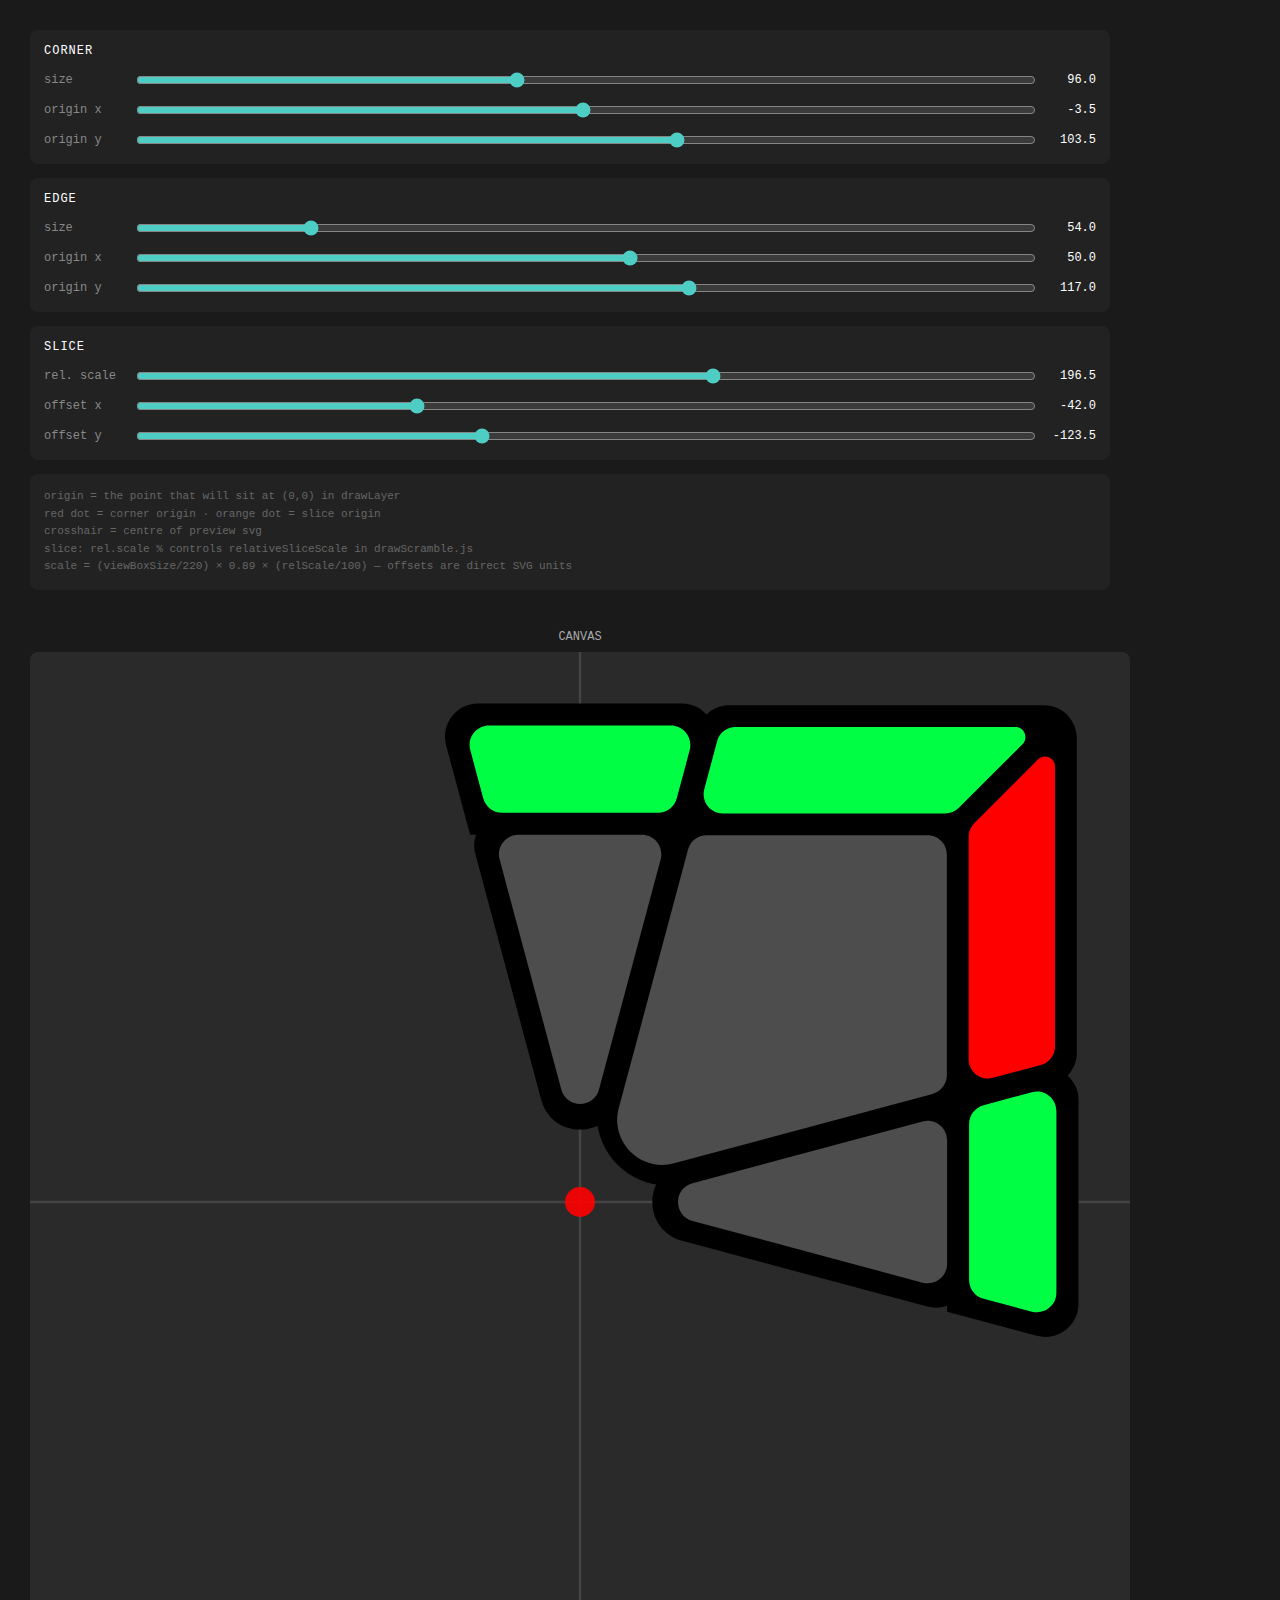
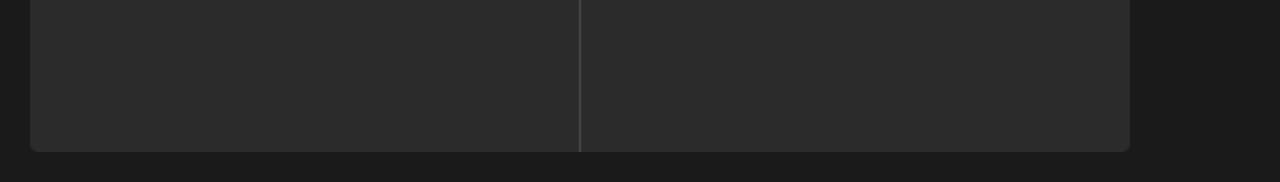
<file: alignment-test.html>
<!DOCTYPE html>
<html>
<head>
<style>
  * { box-sizing: border-box; }
  body { background: #1a1a1a; padding: 30px; font-family: monospace; color: #aaa; margin: 0; }
  .layout { display: flex; gap: 40px; align-items: flex-start; flex-wrap: wrap; }
  .controls { display: flex; flex-direction: column; gap: 14px; min-width: 280px; }
  .group { background: #222; border-radius: 8px; padding: 14px; display: flex; flex-direction: column; gap: 10px; }
  .group-title { color: #fff; font-size: 12px; text-transform: uppercase; letter-spacing: 1px; margin-bottom: 2px; }
  .row { display: flex; align-items: center; gap: 10px; }
  .row label { width: 80px; font-size: 12px; color: #888; }
  .row input[type=range] { flex: 1; accent-color: #4ecdc4; width: 900px;}
  .row span { width: 48px; text-align: right; font-size: 12px; color: #fff; }
  .canvases { display: flex; gap: 30px; flex-wrap: wrap; }
  .piece { display: flex; flex-direction: column; align-items: center; gap: 8px; }
  .piece label { font-size: 12px; color: #aaa; }
  svg.preview { background: #2a2a2a; border-radius: 8px; }
  .crosshair { pointer-events: none; }
</style>
</head>
<body>
<div class="layout">
  <div class="controls">
    <div class="group">
      <div class="group-title">Corner</div>
      <div class="row"><label>size</label><input type="range" id="cSize" min="20" max="200" value="96" step="1"><span id="cSizeV"></span></div>
      <div class="row"><label>origin x</label><input type="range" id="cOx" min="-500" max="500" value="-3.5" step="0.5"><span id="cOxV"></span></div>
      <div class="row"><label>origin y</label><input type="range" id="cOy" min="-500" max="500" value="103.5" step="0.5"><span id="cOyV"></span></div>
    </div>
    <div class="group">
      <div class="group-title">Edge</div>
      <div class="row"><label>size</label><input type="range" id="eSize" min="20" max="200" value="54" step="1"><span id="eSizeV"></span></div>
      <div class="row"><label>origin x</label><input type="range" id="eOx" min="-500" max="500" value="50" step="0.5"><span id="eOxV"></span></div>
      <div class="row"><label>origin y</label><input type="range" id="eOy" min="-500" max="500" value="117" step="0.5"><span id="eOyV"></span></div>
    </div>
    <div class="group">
      <div class="group-title">Slice</div>
      <div class="row"><label>rel. scale</label><input type="range" id="sSize" min="10" max="300" value="196.5" step="0.5"><span id="sSizeV"></span></div>
      <div class="row"><label>offset x</label><input type="range" id="sOx" min="-110" max="110" value="-42" step="0.5"><span id="sOxV"></span></div>
      <div class="row"><label>offset y</label><input type="range" id="sOy" min="-200" max="0" value="-123.5" step="0.5"><span id="sOyV"></span></div>
    </div>
    <div class="group" style="font-size:11px; color:#666; line-height:1.6;">
      origin = the point that will sit at (0,0) in drawLayer<br>
      red dot = corner origin · orange dot = slice origin<br>
      crosshair = centre of preview svg<br>
      slice: rel.scale % controls relativeSliceScale in drawScramble.js<br>
      scale = (viewBoxSize/220) × 0.89 × (relScale/100) — offsets are direct SVG units
    </div>
  </div>

  <div class="canvases">
    <div class="piece"><label>CANVAS</label><svg id="svg" class="preview" width="1100" height="1100" viewBox="-110 -110 220 220"></svg></div>
  </div>
</div>

<script>
  const ids = ['cSize','cOx','cOy','eSize','eOx','eOy','sSize','sOx','sOy'];
  const vals = {};

  function v(id) { return parseFloat(document.getElementById(id).value); }

  function update() {
    ids.forEach(id => {
      vals[id] = v(id);
      document.getElementById(id+'V').textContent = v(id).toFixed(1);
    });
    drawPieces();
  }

  function crosshair(svg) {
    return `<line class="crosshair" x1="-110" y1="0" x2="110" y2="0" stroke="#444" stroke-width="0.5"/>
            <line class="crosshair" x1="0" y1="-110" x2="0" y2="110" stroke="#444" stroke-width="0.5"/>`;
  }

  function drawPieces() {
    const svg = document.getElementById('svg');
    let size = vals.cSize;
    let scale = size / 48.5;
    // origin in viewBox coords (as % of 48.5)
    let ox = (vals.cOx / 100) * 48.5;
    let oy = (vals.cOy / 100) * 48.5;
    let tx = -ox * scale;
    let ty = -oy * scale;

    svg.innerHTML = crosshair() + `
      <g transform="translate(${tx.toFixed(2)},${ty.toFixed(2)}) scale(${scale.toFixed(4)})">
        <path d="M10.19,2.45l-2.86,10.68h24.73c1.83,0,3.31,1.48,3.31,3.31v24.73l10.68-2.86c1.45-.39,2.45-1.7,2.45-3.2V3.31c0-1.83-1.48-3.31-3.31-3.31H13.39c-1.5,0-2.81,1.01-3.2,2.45Z" fill="black"/>
        <path d="M7.26,13.39L.25,39.56c-1.41,5.28,3.42,10.11,8.7,8.7l26.16-7.01c1.45-.39,2.45-1.7,2.45-3.2V14.25c0-1.83-1.48-3.31-3.31-3.31H10.46c-1.5,0-2.81,1.01-3.2,2.45Z" fill="black"/>
        <path d="M35.2,10.94c.52,0,1.01-.21,1.38-.57l.71-.71,5.72-5.72c.64-.64.19-1.73-.72-1.73H14.03c-.88,0-1.66.59-1.88,1.45l-.78,2.92-.51,1.91c-.33,1.24.6,2.45,1.88,2.45h22.47Z" fill="#00ff44"/>
        <path d="M37.57,35.77c0,1.28,1.22,2.22,2.45,1.88l1.91-.51,2.92-.78c.85-.23,1.45-1,1.45-1.88V6.21c0-.9-1.09-1.36-1.73-.72l-5.72,5.72-.71.71c-.37.37-.57.86-.57,1.38v22.47Z" fill="red"/>
        <path d="M33.92,39.28c.85-.23,1.45-1,1.45-1.88V15.09c0-1.08-.87-1.95-1.95-1.95H11.1c-.88,0-1.66.59-1.88,1.45l-7,26.12c-.91,3.39,2.19,6.49,5.58,5.58l26.12-7Z" fill="#4d4d4d"/>
      </g>
      <circle cx="0" cy="0" r="3" fill="red" opacity="0.9"/>`;
    size = vals.eSize;
    scale = size / 27;
    ox = (vals.eOx / 100) * 27;
    oy = (vals.eOy / 100) * 42.61;
    tx = -ox * scale;
    ty = -oy * scale;

    svg.innerHTML += `
      <g transform="translate(${tx.toFixed(2)},${ty.toFixed(2)}) scale(${scale.toFixed(4)})">
        <path d="M.11,4.17l2.4,8.97h21.97l2.4-8.97c.56-2.1-1.02-4.17-3.2-4.17H3.31C1.14,0-.45,2.07.11,4.17Z" fill="black"/>
        <path d="M3.05,15.11l6.57,24.52c1.07,3.98,6.71,3.98,7.77,0l6.57-24.52c.56-2.1-1.02-4.17-3.2-4.17H6.24c-2.18,0-3.76,2.07-3.2,4.17Z" fill="black"/>
        <path d="M21.3,10.94c.88,0,1.66-.59,1.88-1.45l.78-2.92.51-1.91c.33-1.24-.6-2.45-1.88-2.45H4.41c-1.28,0-2.22,1.22-1.88,2.45l.51,1.91.78,2.92c.23.85,1,1.45,1.88,1.45h15.6Z" fill="#00ff44"/>
        <path d="M19.67,13.14H7.34c-1.28,0-2.22,1.22-1.88,2.45l6.17,23.01c.52,1.93,3.25,1.93,3.77,0l6.17-23.01c.33-1.24-.6-2.45-1.88-2.45Z" fill="#4d4d4d"/>
      </g>
      <g transform="translate(${tx.toFixed(2)},${ty.toFixed(2)}) scale(${scale.toFixed(4)}) rotate(90,${ox.toFixed(2)},${oy.toFixed(2)})">
        <path d="M.11,4.17l2.4,8.97h21.97l2.4-8.97c.56-2.1-1.02-4.17-3.2-4.17H3.31C1.14,0-.45,2.07.11,4.17Z" fill="black"/>
        <path d="M3.05,15.11l6.57,24.52c1.07,3.98,6.71,3.98,7.77,0l6.57-24.52c.56-2.1-1.02-4.17-3.2-4.17H6.24c-2.18,0-3.76,2.07-3.2,4.17Z" fill="black"/>
        <path d="M21.3,10.94c.88,0,1.66-.59,1.88-1.45l.78-2.92.51-1.91c.33-1.24-.6-2.45-1.88-2.45H4.41c-1.28,0-2.22,1.22-1.88,2.45l.51,1.91.78,2.92c.23.85,1,1.45,1.88,1.45h15.6Z" fill="#00ff44"/>
        <path d="M19.67,13.14H7.34c-1.28,0-2.22,1.22-1.88,2.45l6.17,23.01c.52,1.93,3.25,1.93,3.77,0l6.17-23.01c.33-1.24-.6-2.45-1.88-2.45Z" fill="#4d4d4d"/>
      </g>`;

    // === SLICE ===
    // Mirrors drawScramble.js getSliceSVG: scale = (viewBoxSize/220) * 0.89 * relativeScale
    // viewBox here is 220 units wide (-110 to 110), so (220/220) = 1.
    // sSize slider is relativeScale × 100 (e.g. 100 → relScale=1 → scale=0.89).
    const sScale = vals.sSize / 100;
    const sTx = vals.sOx;
    const sTy = vals.sOy;

    svg.innerHTML += `
      <g transform="translate(${sTx.toFixed(2)},${sTy.toFixed(2)}) scale(${sScale.toFixed(4)}) translate(5.43, 4.19) rotate(180)">
        <path d="M8.45,1.4c-.42-.86-1.28-1.4-2.24-1.4-.5,0-.98.15-1.39.43L1.09,2.95C.28,3.51-.13,4.45.04,5.42c.16.97.86,1.73,1.81,1.99l5.7,1.53c.21.06.43.09.65.09.86,0,1.64-.44,2.1-1.17.46-.73.5-1.63.13-2.4l-1.97-4.05Z"/>
        <path fill=#4d4d4d d="M7.1,2.05c-.17-.35-.52-.55-.89-.55-.19,0-.38.05-.55.17l-3.73,2.53c-.7.47-.52,1.55.3,1.77l5.7,1.53c.09.02.18.04.26.04.69,0,1.21-.74.88-1.42l-1.97-4.05Z"/>
      </g>`;
  }

  ids.forEach(id => document.getElementById(id).addEventListener('input', update));
  update();
</script>
</body>
</html>
</file>
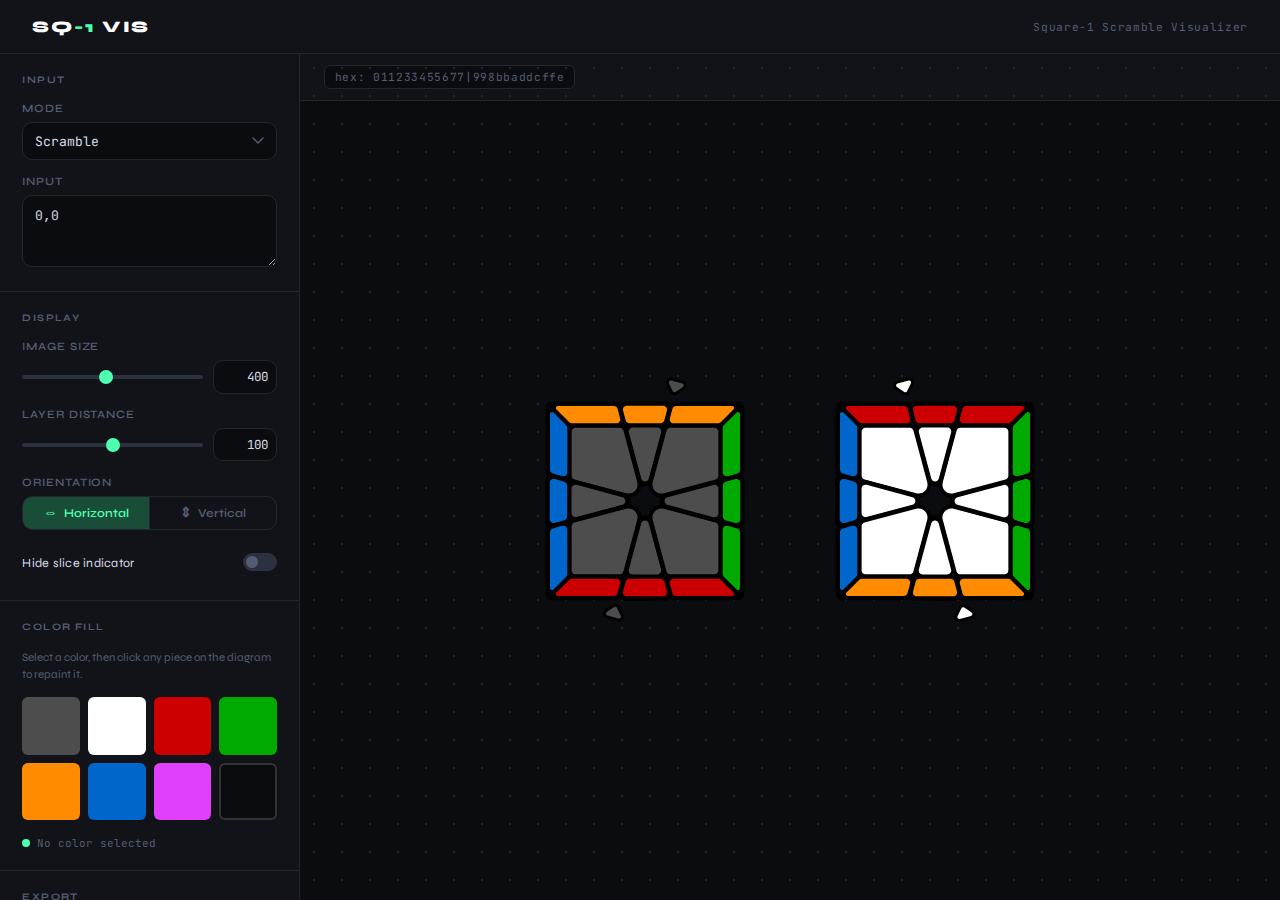
<file: sq1-visualizer.html>
<!DOCTYPE html>
<html lang="en">
<head>
  <meta charset="UTF-8" />
  <meta name="viewport" content="width=device-width, initial-scale=1.0" />
  <title>SQ1 — Square-1 Visualizer</title>
  <link rel="preconnect" href="https://fonts.googleapis.com" />
  <link href="https://fonts.googleapis.com/css2?family=Syne:wght@400;600;700;800&family=JetBrains+Mono:wght@300;400;500&display=swap" rel="stylesheet" />
  <style>
    /* ─── Reset & tokens ──────────────────────────────────── */
    *, *::before, *::after { box-sizing: border-box; margin: 0; padding: 0; }

    :root {
      --bg:        #0b0c0f;
      --surface:   #111318;
      --surface2:  #181b22;
      --border:    #22262f;
      --border2:   #2c3140;
      --text:      #d8dce8;
      --muted:     #555d72;
      --accent:    #4fffb0;
      --accent-dim:#1a4d38;
      --danger:    #ff5c5c;
      --font-ui:   'Syne', sans-serif;
      --font-mono: 'JetBrains Mono', monospace;
      --radius:    10px;
      --transition: 140ms ease;
    }

    html, body {
      height: 100%;
    }

    body {
      background: var(--bg);
      color: var(--text);
      font-family: var(--font-ui);
      display: flex;
      flex-direction: column;
      min-height: 100vh;
      overflow-x: hidden;
    }

    /* ─── Header ──────────────────────────────────────────── */
    header {
      display: flex;
      align-items: center;
      justify-content: space-between;
      padding: 0 2rem;
      height: 54px;
      border-bottom: 1px solid var(--border);
      background: var(--surface);
      position: sticky;
      top: 0;
      z-index: 50;
      flex-shrink: 0;
    }

    .logo {
      font-size: 1rem;
      font-weight: 800;
      letter-spacing: .12em;
      text-transform: uppercase;
      color: #fff;
    }
    .logo em {
      color: var(--accent);
      font-style: normal;
    }

    .header-meta {
      font-family: var(--font-mono);
      font-size: .7rem;
      color: var(--muted);
      letter-spacing: .06em;
    }

    /* ─── App shell ───────────────────────────────────────── */
    .app {
      display: flex;
      flex: 1;
      overflow: hidden;
    }

    /* ─── Sidebar ─────────────────────────────────────────── */
    .sidebar {
      width: 300px;
      flex-shrink: 0;
      background: var(--surface);
      border-right: 1px solid var(--border);
      overflow-y: auto;
      overflow-x: hidden;
      display: flex;
      flex-direction: column;
      gap: 0;
    }

    .sidebar::-webkit-scrollbar { width: 4px; }
    .sidebar::-webkit-scrollbar-track { background: transparent; }
    .sidebar::-webkit-scrollbar-thumb { background: var(--border2); border-radius: 2px; }

    .section {
      padding: 1.25rem 1.4rem;
      border-bottom: 1px solid var(--border);
    }

    .section-title {
      font-size: .62rem;
      font-weight: 700;
      letter-spacing: .14em;
      text-transform: uppercase;
      color: var(--muted);
      margin-bottom: 1rem;
    }

    /* ─── Form elements ───────────────────────────────────── */
    label.field-label {
      display: block;
      font-size: .7rem;
      font-weight: 600;
      color: var(--muted);
      letter-spacing: .08em;
      text-transform: uppercase;
      margin-bottom: .45rem;
    }

    textarea, select, input[type="text"], input[type="number"] {
      width: 100%;
      background: var(--bg);
      border: 1px solid var(--border);
      border-radius: var(--radius);
      color: var(--text);
      font-family: var(--font-mono);
      font-size: .82rem;
      padding: .6rem .75rem;
      outline: none;
      transition: border-color var(--transition);
    }
    textarea { resize: vertical; min-height: 72px; line-height: 1.5; }
    textarea:focus, select:focus, input:focus {
      border-color: var(--accent);
    }
    select {
      cursor: pointer;
      appearance: none;
      background-image: url("data:image/svg+xml,%3Csvg xmlns='http://www.w3.org/2000/svg' width='12' height='8' fill='none'%3E%3Cpath d='M1 1l5 5 5-5' stroke='%23555d72' stroke-width='1.5' stroke-linecap='round'/%3E%3C/svg%3E");
      background-repeat: no-repeat;
      background-position: right .75rem center;
      padding-right: 2.2rem;
    }

    .field { margin-bottom: .9rem; }
    .field:last-child { margin-bottom: 0; }

    /* ─── Slider + number combo ───────────────────────────── */
    .slider-combo {
      display: flex;
      align-items: center;
      gap: .6rem;
    }
    .slider-combo input[type=range] {
      flex: 1;
      padding: 0;
      height: 4px;
      appearance: none;
      background: var(--border2);
      border: none;
      border-radius: 2px;
      outline: none;
      cursor: pointer;
    }
    .slider-combo input[type=range]::-webkit-slider-thumb {
      -webkit-appearance: none;
      width: 14px;
      height: 14px;
      border-radius: 50%;
      background: var(--accent);
      cursor: pointer;
      transition: transform var(--transition);
    }
    .slider-combo input[type=range]::-webkit-slider-thumb:hover {
      transform: scale(1.3);
    }
    .slider-combo input[type=number] {
      width: 64px;
      flex-shrink: 0;
      text-align: right;
      padding: .45rem .5rem;
      font-size: .78rem;
    }
    /* hide number input spinners */
    input[type=number]::-webkit-inner-spin-button,
    input[type=number]::-webkit-outer-spin-button { -webkit-appearance: none; }

    /* ─── Toggle row (checkbox) ───────────────────────────── */
    .toggle-row {
      display: flex;
      align-items: center;
      justify-content: space-between;
      gap: .6rem;
      padding: .55rem 0;
    }
    .toggle-row + .toggle-row {
      border-top: 1px solid var(--border);
    }
    .toggle-label {
      font-size: .78rem;
      color: var(--text);
      letter-spacing: .02em;
      cursor: pointer;
      user-select: none;
    }

    /* custom toggle switch */
    .toggle-switch {
      position: relative;
      width: 34px;
      height: 18px;
      flex-shrink: 0;
    }
    .toggle-switch input { opacity: 0; width: 0; height: 0; position: absolute; }
    .toggle-track {
      position: absolute;
      inset: 0;
      background: var(--border2);
      border-radius: 9px;
      cursor: pointer;
      transition: background var(--transition);
    }
    .toggle-track::after {
      content: '';
      position: absolute;
      width: 12px;
      height: 12px;
      border-radius: 50%;
      background: var(--muted);
      top: 3px; left: 3px;
      transition: transform var(--transition), background var(--transition);
    }
    .toggle-switch input:checked + .toggle-track {
      background: var(--accent-dim);
    }
    .toggle-switch input:checked + .toggle-track::after {
      transform: translateX(16px);
      background: var(--accent);
    }

    /* ─── Segmented control (orientation) ────────────────── */
    .seg-control {
      display: flex;
      border: 1px solid var(--border);
      border-radius: var(--radius);
      overflow: hidden;
    }
    .seg-control label {
      flex: 1;
      display: flex;
      align-items: center;
      justify-content: center;
      gap: .4rem;
      padding: .55rem .5rem;
      font-size: .75rem;
      font-weight: 600;
      color: var(--muted);
      cursor: pointer;
      transition: background var(--transition), color var(--transition);
      user-select: none;
    }
    .seg-control input[type=radio] { display: none; }
    .seg-control input:checked + span,
    .seg-control label:has(input:checked) {
      color: var(--accent);
    }
    .seg-control label:has(input:checked) {
      background: var(--accent-dim);
      color: var(--accent);
    }
    .seg-control label + label {
      border-left: 1px solid var(--border);
    }
    .seg-icon { font-size: .9rem; line-height: 1; }

    /* ─── Color palette picker ────────────────────────────── */
    .color-section-note {
      font-size: .72rem;
      color: var(--muted);
      line-height: 1.5;
      margin-bottom: .85rem;
    }

    .palette-grid {
      display: grid;
      grid-template-columns: repeat(4, 1fr);
      gap: .5rem;
      margin-bottom: 1rem;
    }
    .palette-swatch {
      aspect-ratio: 1;
      border-radius: 6px;
      border: 2px solid transparent;
      cursor: pointer;
      transition: transform var(--transition), border-color var(--transition);
      position: relative;
    }
    .palette-swatch:hover { transform: scale(1.1); }
    .palette-swatch.active {
      border-color: var(--accent);
      box-shadow: 0 0 0 2px var(--accent-dim);
    }
    .palette-swatch.active::after {
      content: '✓';
      position: absolute;
      inset: 0;
      display: flex;
      align-items: center;
      justify-content: center;
      font-size: .65rem;
      color: rgba(0,0,0,.7);
      font-weight: 800;
    }

    .color-mode-hint {
      font-family: var(--font-mono);
      font-size: .68rem;
      color: var(--muted);
      display: flex;
      align-items: center;
      gap: .4rem;
    }
    .color-cursor-dot {
      width: 8px;
      height: 8px;
      border-radius: 50%;
      background: var(--accent);
      display: inline-block;
      animation: pulse 1.5s ease infinite;
    }
    @keyframes pulse {
      0%, 100% { opacity: 1; }
      50% { opacity: .3; }
    }

    /* ─── Export buttons ──────────────────────────────────── */
    .export-group {
      display: flex;
      flex-direction: column;
      gap: .55rem;
    }

    .btn {
      display: flex;
      align-items: center;
      justify-content: center;
      gap: .5rem;
      width: 100%;
      padding: .6rem 1rem;
      border-radius: var(--radius);
      font-family: var(--font-ui);
      font-size: .78rem;
      font-weight: 700;
      letter-spacing: .05em;
      cursor: pointer;
      border: none;
      transition: background var(--transition), transform var(--transition), box-shadow var(--transition);
      text-transform: uppercase;
    }
    .btn:active { transform: scale(.97); }

    .btn-primary {
      background: var(--accent);
      color: #0b0c0f;
    }
    .btn-primary:hover {
      background: #6fffbf;
      box-shadow: 0 0 16px rgba(79,255,176,.2);
    }

    .btn-secondary {
      background: var(--surface2);
      color: var(--text);
      border: 1px solid var(--border2);
    }
    .btn-secondary:hover {
      background: var(--border);
      border-color: var(--muted);
    }

    .btn-icon { font-size: 1rem; }

    /* ─── Viewport ────────────────────────────────────────── */
    .viewport {
      flex: 1;
      display: flex;
      flex-direction: column;
      overflow: hidden;
    }

    .viewport-toolbar {
      display: flex;
      align-items: center;
      gap: 1rem;
      padding: .7rem 1.5rem;
      border-bottom: 1px solid var(--border);
      background: var(--surface);
      flex-shrink: 0;
    }

    .hex-chip {
      font-family: var(--font-mono);
      font-size: .7rem;
      color: var(--muted);
      letter-spacing: .06em;
      padding: .25rem .6rem;
      background: var(--bg);
      border: 1px solid var(--border);
      border-radius: 6px;
    }

    .spacer { flex: 1; }

    .viewport-canvas {
      flex: 1;
      overflow: auto;
      display: flex;
      align-items: center;
      justify-content: center;
      padding: 3rem;
      position: relative;
    }

    /* dot grid bg */
    .viewport-canvas::before {
      content: '';
      position: fixed;
      inset: 54px 0 0 300px;
      background-image: radial-gradient(circle, #22262f 1px, transparent 1px);
      background-size: 28px 28px;
      pointer-events: none;
      z-index: 0;
    }

    .canvas-inner {
      position: relative;
      z-index: 1;
      display: flex;
      align-items: center;
      justify-content: center;
    }

    .placeholder {
      text-align: center;
      color: var(--muted);
    }
    .placeholder-icon {
      font-size: 3rem;
      margin-bottom: .75rem;
      opacity: .3;
    }
    .placeholder-text {
      font-size: .85rem;
      line-height: 1.6;
    }

    /* error */
    .error-banner {
      background: rgba(255,92,92,.08);
      border: 1px solid rgba(255,92,92,.3);
      border-radius: var(--radius);
      padding: .7rem 1rem;
      font-family: var(--font-mono);
      font-size: .78rem;
      color: var(--danger);
      margin: 1rem;
    }

    /* ─── Export Modal ────────────────────────────────────── */
    .modal-overlay {
      position: fixed;
      inset: 0;
      background: rgba(0,0,0,.65);
      backdrop-filter: blur(4px);
      z-index: 200;
      display: flex;
      align-items: center;
      justify-content: center;
      opacity: 0;
      pointer-events: none;
      transition: opacity 200ms ease;
    }
    .modal-overlay.open {
      opacity: 1;
      pointer-events: all;
    }

    .modal {
      background: var(--surface);
      border: 1px solid var(--border2);
      border-radius: 16px;
      padding: 2rem;
      width: 380px;
      max-width: calc(100vw - 2rem);
      box-shadow: 0 32px 80px rgba(0,0,0,.6);
      transform: translateY(12px) scale(.97);
      transition: transform 200ms ease;
    }
    .modal-overlay.open .modal {
      transform: translateY(0) scale(1);
    }

    .modal-title {
      font-size: 1rem;
      font-weight: 700;
      margin-bottom: .4rem;
    }
    .modal-sub {
      font-size: .77rem;
      color: var(--muted);
      margin-bottom: 1.4rem;
      line-height: 1.5;
    }

    .format-grid {
      display: grid;
      grid-template-columns: repeat(4, 1fr);
      gap: .5rem;
      margin-bottom: 1.3rem;
    }
    .format-btn {
      padding: .65rem .3rem;
      background: var(--surface2);
      border: 1px solid var(--border);
      border-radius: 8px;
      color: var(--muted);
      font-family: var(--font-mono);
      font-size: .72rem;
      font-weight: 500;
      cursor: pointer;
      text-align: center;
      transition: all var(--transition);
      letter-spacing: .04em;
      text-transform: uppercase;
    }
    .format-btn:hover {
      border-color: var(--border2);
      color: var(--text);
      background: var(--border);
    }
    .format-btn.selected {
      border-color: var(--accent);
      background: var(--accent-dim);
      color: var(--accent);
    }

    .modal-remember {
      display: flex;
      align-items: center;
      gap: .6rem;
      margin-bottom: 1.4rem;
      font-size: .75rem;
      color: var(--muted);
      cursor: pointer;
    }
    .modal-remember input[type=checkbox] {
      width: 14px;
      height: 14px;
      accent-color: var(--accent);
      cursor: pointer;
    }

    .modal-actions {
      display: flex;
      gap: .6rem;
    }
    .modal-actions .btn { flex: 1; }

    /* ─── Scrollbar global ────────────────────────────────── */
    ::-webkit-scrollbar { width: 6px; height: 6px; }
    ::-webkit-scrollbar-track { background: transparent; }
    ::-webkit-scrollbar-thumb { background: var(--border2); border-radius: 3px; }

    /* ─── Responsive ──────────────────────────────────────── */
    @media (max-width: 700px) {
      .sidebar { width: 100%; border-right: none; border-bottom: 1px solid var(--border); }
      .app { flex-direction: column; }
      .viewport-canvas::before { inset: 0; }
    }
  </style>
</head>
<body>

  <!-- ═══ HEADER ═══ -->
  <header>
    <div class="logo">SQ<em>-1</em> Vis</div>
    <div class="header-meta">Square-1 Scramble Visualizer</div>
  </header>

  <!-- ═══ APP SHELL ═══ -->
  <div class="app">

    <!-- ══ SIDEBAR ══ -->
    <aside class="sidebar">

      <!-- INPUT -->
      <div class="section">
        <div class="section-title">Input</div>

        <div class="field">
          <label class="field-label">Mode</label>
          <select id="input-mode">
            <option value="scramble">Scramble</option>
            <option value="inverse">Inverse Scramble</option>
            <option value="hex">Hex Code</option>
            <option value="karn">Karn</option>
          </select>
        </div>

        <div class="field">
          <label class="field-label">Input</label>
          <textarea id="scramble-input" placeholder="(1,0) / (3,3) / (0,-3) / ...">0,0</textarea>
        </div>
      </div>

      <!-- DISPLAY -->
      <div class="section">
        <div class="section-title">Display</div>

        <div class="field">
          <label class="field-label">Image Size</label>
          <div class="slider-combo">
            <input type="range" id="size-slider" min="100" max="750" step="5" value="400" />
            <input type="number" id="size-input" min="100" max="750" value="400" />
          </div>
        </div>

        <div class="field">
          <label class="field-label">Layer Distance</label>
          <div class="slider-combo">
            <input type="range" id="gap-slider" min="0" max="200" step="1" value="100" />
            <input type="number" id="gap-input" min="0" max="200" value="100" />
          </div>
        </div>

        <div class="field">
          <label class="field-label">Orientation</label>
          <div class="seg-control">
            <label>
              <input type="radio" name="orientation" value="horizontal" checked />
              <span class="seg-icon">⇔</span> Horizontal
            </label>
            <label>
              <input type="radio" name="orientation" value="vertical" />
              <span class="seg-icon">⇕</span> Vertical
            </label>
          </div>
        </div>

        <div class="toggle-row">
          <span class="toggle-label">Hide slice indicator</span>
          <label class="toggle-switch">
            <input type="checkbox" id="hide-slice" />
            <span class="toggle-track"></span>
          </label>
        </div>
      </div>

      <!-- COLOR FILL -->
      <div class="section">
        <div class="section-title">Color Fill</div>
        <p class="color-section-note">Select a color, then click any piece on the diagram to repaint it.</p>

        <div class="palette-grid" id="palette-grid">
          <!-- swatches injected by JS -->
        </div>

        <div class="color-mode-hint">
          <span class="color-cursor-dot" id="color-dot"></span>
          <span id="color-hint-text">No color selected</span>
        </div>
      </div>

      <!-- EXPORT -->
      <div class="section">
        <div class="section-title">Export</div>
        <div class="export-group">
          <button class="btn btn-primary" id="export-both" onclick="openExportModal('both')">
            <span class="btn-icon">⬡</span> Export Both Layers
          </button>
          <button class="btn btn-secondary" id="export-top" onclick="openExportModal('top')">
            <span class="btn-icon">△</span> Export Top Layer
          </button>
          <button class="btn btn-secondary" id="export-bottom" onclick="openExportModal('bottom')">
            <span class="btn-icon">▽</span> Export Bottom Layer
          </button>
        </div>
      </div>

    </aside>

    <!-- ══ VIEWPORT ══ -->
    <main class="viewport">
      <div class="viewport-toolbar">
        <div class="hex-chip" id="hex-display">—</div>
        <div class="spacer"></div>
      </div>
      <div class="viewport-canvas" id="viewport-canvas">
        <div class="canvas-inner" id="canvas-inner">
          <div class="placeholder" id="placeholder">
            <div class="placeholder-icon">◈</div>
            <div class="placeholder-text">Enter a scramble in the sidebar<br>to render the state.</div>
          </div>
        </div>
      </div>
    </main>

  </div>

  <!-- ═══ EXPORT MODAL ═══ -->
  <div class="modal-overlay" id="modal-overlay" onclick="closeModalOnOverlay(event)">
    <div class="modal">
      <div class="modal-title" id="modal-title">Export</div>
      <div class="modal-sub" id="modal-sub">Choose a format to export as.</div>

      <div class="format-grid">
        <button class="format-btn selected" data-fmt="svg" onclick="selectFormat('svg')">SVG</button>
        <button class="format-btn" data-fmt="png" onclick="selectFormat('png')">PNG</button>
        <button class="format-btn" data-fmt="jpg" onclick="selectFormat('jpg')">JPG</button>
        <button class="format-btn" data-fmt="bmp" onclick="selectFormat('bmp')">Bitmap</button>
      </div>

      <label class="modal-remember">
        <input type="checkbox" id="remember-format" />
        Remember this choice
      </label>

      <div class="modal-actions">
        <button class="btn btn-secondary" onclick="closeModal()">Cancel</button>
        <button class="btn btn-primary" onclick="confirmExport()">
          <span class="btn-icon">↓</span> Export
        </button>
      </div>
    </div>
  </div>

  <!-- ═══ drawScramble.js ═══ -->
  <script src="drawScramble.js"></script>

  <script>
    /* ─── Palette config ──────────────────────────────── */
    const PALETTE = [
      { name: 'Top',    color: '#4d4d4d' },
      { name: 'Bottom', color: '#FFFFFF' },
      { name: 'Front',  color: '#CC0000' },
      { name: 'Right',  color: '#00AA00' },
      { name: 'Back',   color: '#FF8C00' },
      { name: 'Left',   color: '#0066CC' },
      { name: 'Custom', color: '#e040fb' },
      { name: 'Clear',  color: '#0b0c0f', border: '#333' },
    ];

    let activeColor = null;
    let exportTarget = 'both';
    let selectedFormat = 'svg';
    let rememberedFormat = localStorage.getItem('sq1-export-fmt') || null;

    /* ─── Build palette ───────────────────────────────── */
    const paletteGrid = document.getElementById('palette-grid');
    PALETTE.forEach((p, i) => {
      const sw = document.createElement('div');
      sw.className = 'palette-swatch';
      sw.title = p.name;
      sw.style.background = p.color;
      if (p.border) sw.style.border = `2px solid ${p.border}`;
      sw.dataset.index = i;
      sw.addEventListener('click', () => toggleColor(sw, p));
      paletteGrid.appendChild(sw);
    });

    function toggleColor(el, p) {
      const wasActive = el.classList.contains('active');
      document.querySelectorAll('.palette-swatch').forEach(s => s.classList.remove('active'));
      if (!wasActive) {
        el.classList.add('active');
        activeColor = p.color;
        document.getElementById('color-dot').style.background = p.color;
        document.getElementById('color-hint-text').textContent = `Painting with: ${p.name}`;
      } else {
        activeColor = null;
        document.getElementById('color-dot').style.background = 'var(--accent)';
        document.getElementById('color-hint-text').textContent = 'No color selected';
      }
    }

    /* ─── Sync sliders ↔ number inputs ───────────────── */
    function syncPair(sliderId, inputId, onChange) {
      const slider = document.getElementById(sliderId);
      const input  = document.getElementById(inputId);
      slider.addEventListener('input', () => { input.value = slider.value; onChange(); });
      input.addEventListener('input',  () => { slider.value = input.value; onChange(); });
    }
    syncPair('size-slider', 'size-input', draw);
    syncPair('gap-slider',  'gap-input',  draw);

    /* ─── Orientation ─────────────────────────────────── */
    document.querySelectorAll('input[name=orientation]').forEach(r =>
      r.addEventListener('change', draw));

    /* ─── Hide-slice toggle ───────────────────────────── */
    document.getElementById('hide-slice').addEventListener('change', draw);

    /* ─── Input reactive ──────────────────────────────── */
    document.getElementById('scramble-input').addEventListener('input', draw);
    document.getElementById('input-mode').addEventListener('change', draw);

    /* ─── Draw ────────────────────────────────────────── */
    function draw() {
      const input = document.getElementById('scramble-input').value;
      const size = parseInt(document.getElementById('size-input').value, 10);
      const gap = parseInt(document.getElementById('gap-input').value, 10);
      const mode = document.getElementById('input-mode').value;
      const hexDisplay = document.getElementById('hex-display');
      const canvasInner = document.getElementById('canvas-inner');

      const isVertical = document.querySelector('input[name=orientation]:checked').value === 'vertical';
      const showSlice = !document.getElementById("hide-slice").checked;

      if (!input) {
        canvasInner.innerHTML = `<div class="placeholder">
          <div class="placeholder-icon">◈</div>
          <div class="placeholder-text">Enter a scramble in the sidebar<br>to render the state.</div>
        </div>`;
        hexDisplay.textContent = '—';
        return;
      }

      try {
        let hex;
        if (mode === 'hex') {
          hex = input.trim();
        } else if (mode === 'inverse') {
          const inv = sq1vis.invertScramble(input.trim());
          const { tlHex, blHex } = sq1vis.algToHex(inv);
          hex = `${tlHex}|${blHex}`;
        } else if (mode === "karn") {
          const { tlHex, blHex } = sq1vis.algToHex(sq1vis.unkarnify(input));
          hex = `${tlHex}|${blHex}`;
        } else {
          // mode = "scramble"
          const { tlHex, blHex } = sq1vis.algToHex(input.trim());
          hex = `${tlHex}|${blHex}`;
        }

        hexDisplay.textContent = 'hex: ' + hex;
        // check if hex is legal here
        const html = sq1vis.getSVG(hex, size, gap, isVertical, showSlice);
        canvasInner.innerHTML = html;

      } catch (err) {
        canvasInner.innerHTML = `<div class="error-banner">⚠ ${err.message}</div>`;
        hexDisplay.textContent = '—';
        console.error(err);
      }
    }

    /* ─── Export modal ────────────────────────────────── */
    function openExportModal(target) {
      exportTarget = target;
      const titles = { both: 'Export Both Layers', top: 'Export Top Layer', bottom: 'Export Bottom Layer' };
      document.getElementById('modal-title').textContent = titles[target];
      document.getElementById('modal-sub').textContent =
        `Choose a file format for the export.`;

      if (rememberedFormat) {
        selectFormat(rememberedFormat);
        document.getElementById('remember-format').checked = true;
      }
      document.getElementById('modal-overlay').classList.add('open');
    }

    function closeModal() {
      document.getElementById('modal-overlay').classList.remove('open');
    }

    function closeModalOnOverlay(e) {
      if (e.target === document.getElementById('modal-overlay')) closeModal();
    }

    function selectFormat(fmt) {
      selectedFormat = fmt;
      document.querySelectorAll('.format-btn').forEach(b => {
        b.classList.toggle('selected', b.dataset.fmt === fmt);
      });
    }

    function confirmExport() {
      const remember = document.getElementById('remember-format').checked;
      if (remember) localStorage.setItem('sq1-export-fmt', selectedFormat);
      else localStorage.removeItem('sq1-export-fmt');
      rememberedFormat = remember ? selectedFormat : null;
      // Export logic goes here
      alert(`[Stub] Exporting "${exportTarget}" as .${selectedFormat}`);
      closeModal();
    }

    /* ─── Escape key closes modal ─────────────────────── */
    document.addEventListener('keydown', e => {
      if (e.key === 'Escape') closeModal();
    });

    /* ─── Init ────────────────────────────────────────── */
    if (rememberedFormat) selectFormat(rememberedFormat);
    draw();
  </script>
</body>
</html>
</file>
